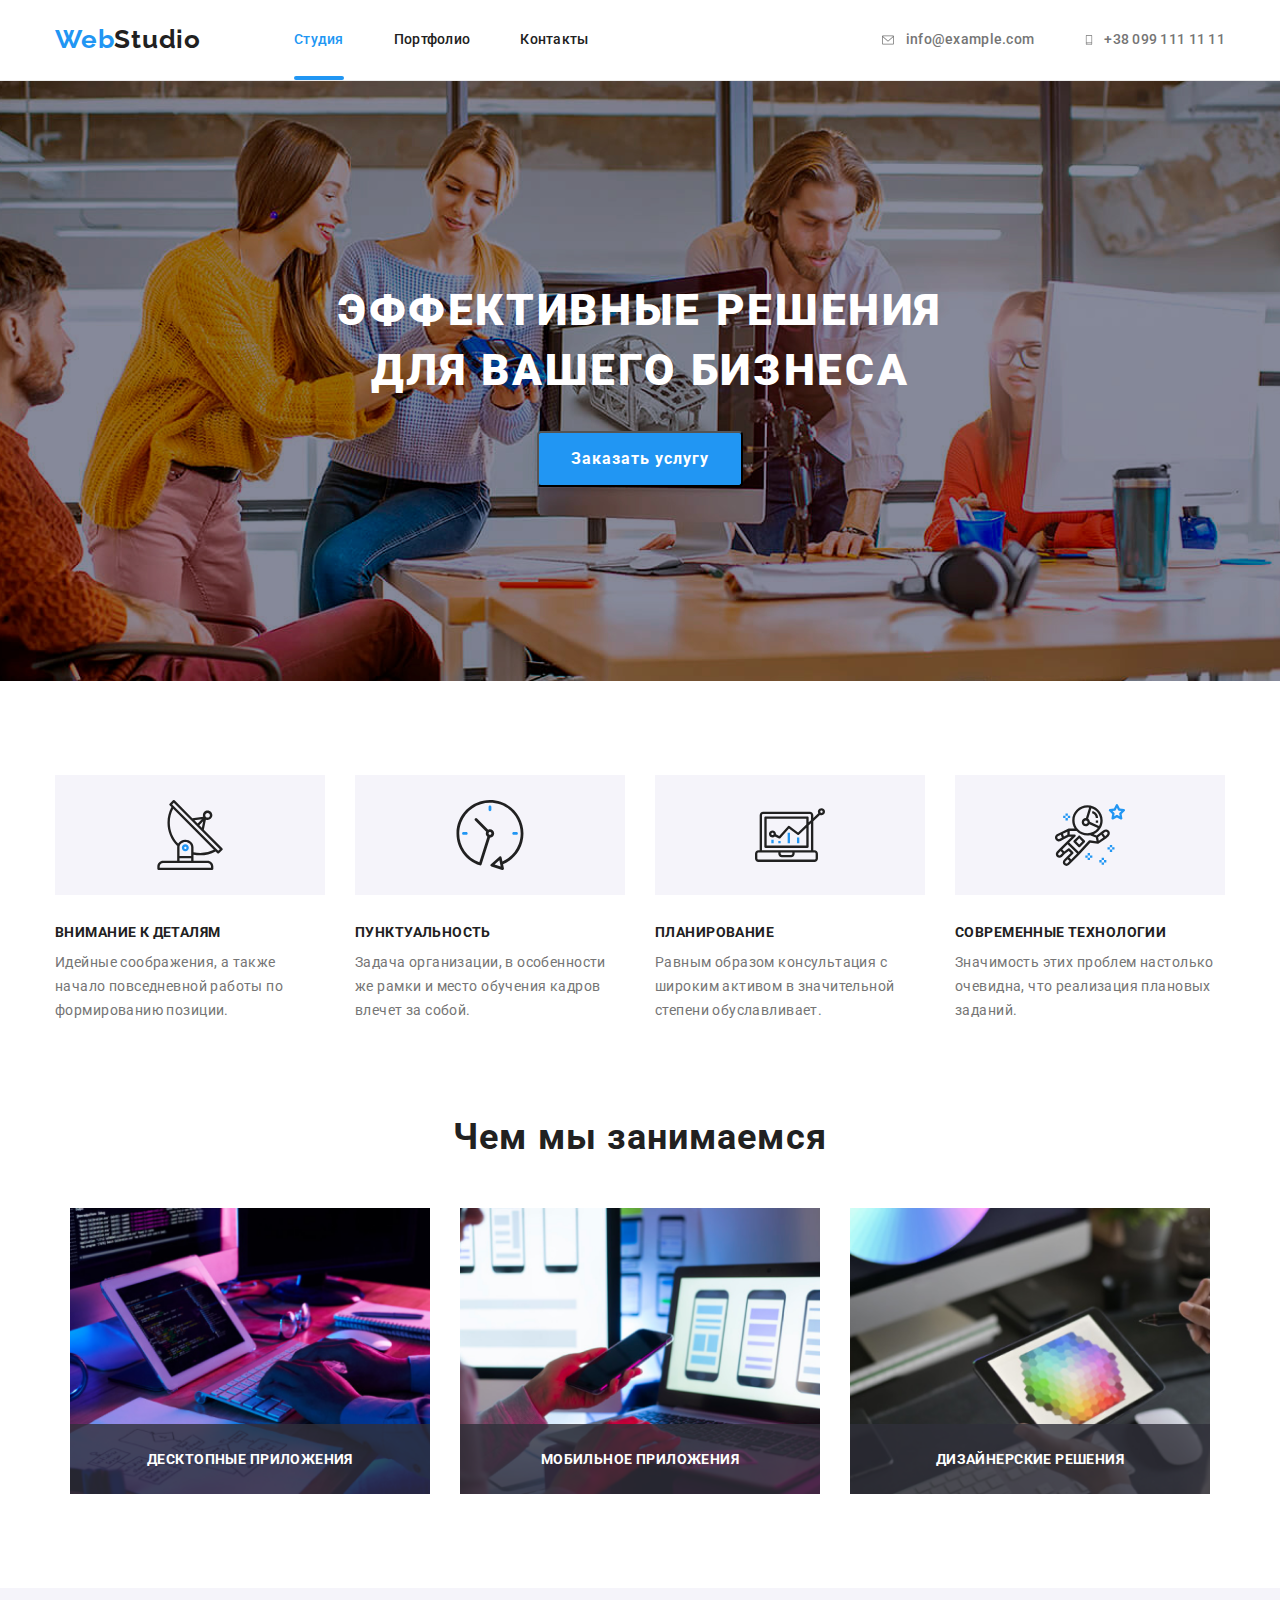
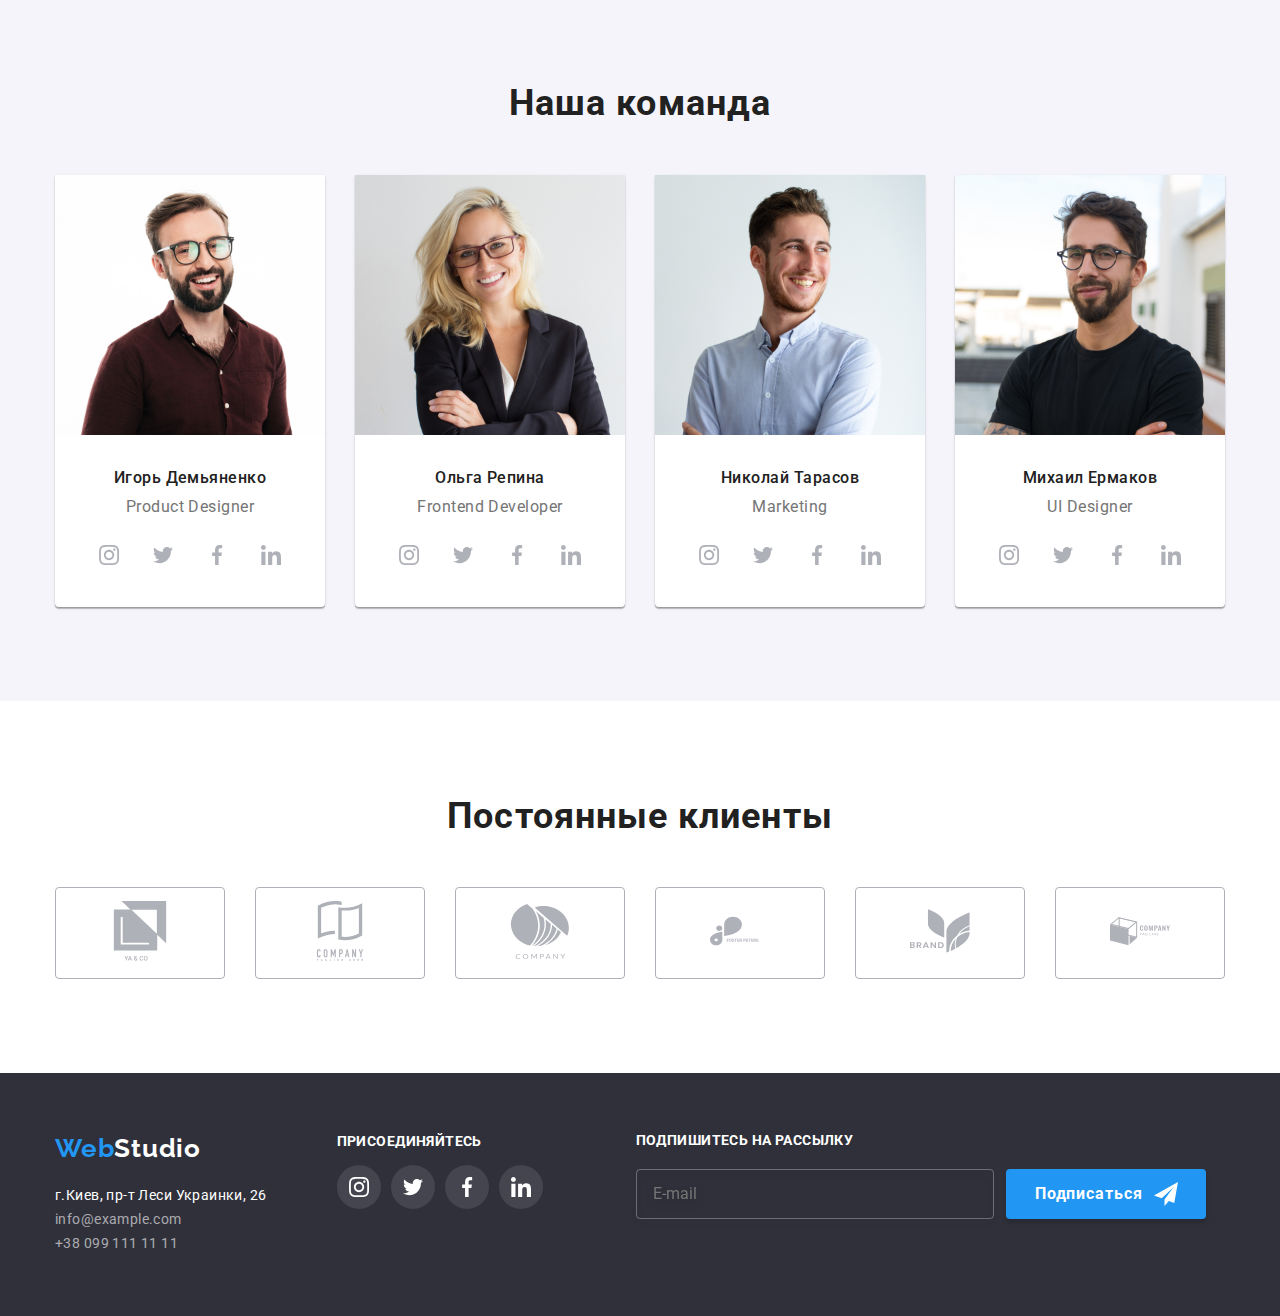
<file: index.html>
<!DOCTYPE html>
<html lang="ru">

<head>
    <meta charset="UTF-8" />
    <meta http-equiv="X-UA-Compatible" content="IE=edge" />
    <meta name="viewport" content="width=device-width, initial-scale=1.0" />
    <!--Fonts styles-->
    <link rel="preconnect" href="https://fonts.googleapis.com">
    <link rel="preconnect" href="https://fonts.gstatic.com" crossorigin>
    <link href="https://fonts.googleapis.com/css2?family=Raleway:wght@700&family=Roboto:wght@400;500;700&display=swap" rel="stylesheet">
    <title>HomeWork №6</title>
    <!--Table styles CSS3 and NORMALIZATOR-->
    <link rel="stylesheet" href="https://cdnjs.cloudflare.com/ajax/libs/modern-normalize/1.0.0/modern-normalize.min.css">
    <link rel="stylesheet" href="./css/styles.css">
</head>

<body class="body" data-body>

    <!--Section HEADER-->
    <header class="head">
        <div class="container head-cont">
            <a href="./index.html" class="lg">Web<span class="lg-txt">Studio</span></a>
            <nav>
                <ul class="nav-page">
                    <li class="nav-link">
                        <a href="./index.html" class="navlink current">Студия</a>

                    </li>
                    <li class="nav-link">
                        <a href="./portfolio.html" class="navlink">Портфолио</a>

                    </li>
                    <li class="nav-link">
                        <a href="" class="navlink">Контакты</a>
                    </li>
                </ul>
            </nav>
            <ul class="contacts">
                <li class="head-contact">
                    <a href="mailto:info@devstudio.com " class="head-mail">
                        <svg class="icon-email" width="16" height="12">
                        <use href="./images/icons/icons.svg#icon-head-email"></use>
                        </svg> info@example.com
                    </a>
                </li>
                <li class="head-contact">
                    <a href="tel:+380991111111 " class="head-number">
                        <svg class="icon-tel" width="10" height="16">
                            <use href="./images/icons/icons.svg#icon-head-smart"></use>
                        </svg> +38 099 111 11 11
                    </a>
                </li>
            </ul>
        </div>
    </header>

    <!--Main content-->
    <main class="main">

        <!--Section HERO-->
        <section class="title">
            <h1 class="main-title">Эффективные решения для вашего бизнеса</h1>
            <button type="button" class="btn" data-modal-open>Заказать услугу</button>
        </section>
        <!--Section MODAL WINODW-->
        <div class="backdrop is-hidden" data-modal>
            <div class="modal">
                <button type="button" class="btn-close-modal" data-modal-close>
                    <svg class="btn-close" width="18" height="18">
                        <use href="./images/icons/special-icons.svg#ico-close-modal"></use>
                    </svg>
                </button>

                <form class="forma">
                    <p class="ttl-form">Оставьте свои данные, мы вам перезвоним</p>
                    <label class="mdl-lbl" for="user-name">Имя</label>
                    <div class="form-ico">
                        <input type="text" class="mdl-input" name="input-name" id="user-name">
                        <svg class="icon-form-1" width="12" height="12">
                            <use href="./images/icons/special-icons.svg#mdl-ico-1"></use>
                        </svg>
                    </div>
                    <label class="mdl-lbl" for="user-phone">Телефон</label>
                    <div class="form-ico">
                        <input type="tel" class="mdl-input" name="input-tel" id="user-phone">
                        <svg class="icon-form-2" width="13" height="13">
                            <use href="./images/icons/special-icons.svg#mdl-ico-2"></use>
                        </svg>
                    </div>
                    <label class="mdl-lbl" for="user-mail">Почта</label>
                    <div class="form-ico">
                        <input type="email" class="mdl-input" name="input-mail" id="user-mail">
                        <svg class="icon-form-3" width="13.5" height="14">
                            <use href="./images/icons/special-icons.svg#mdl-ico-3"></use>
                        </svg>
                    </div>

                    <label for="feedback" class="mdl-feedback">
                        <span class="mdl-lbl-feedback">Комментарий</span>
                        <textarea class="mdl-feedback-enter" name="feedback" rows="4" placeholder="Введите текст" id="feedback"></textarea>
                    </label>

                    <label class="mdl-lbl-checkbox">
                        <input class="mdl-input-checkbox" type="checkbox" name="checkbox-pact" required hidden>
                        <span class="form-castom-checkbox">
                        <svg class="castom-checkbox-icon" width="12" height="12">
                            <use href="./images/icons/special-icons.svg#flag"></use>
                        </svg>
                        </span>
                        <span class="checkbox-lbl">
                            Соглашаюсь с рассылкой и принимаю
                            <a
                              class="mdl-txtarea"
                              href="./index.html"
                              target="_blank"
                              rel="noopener nofollow noreferrer"
                            >
                              Условия договора
                            </a>
                          </span>
                    </label>
                    <button class="btn-send-form" type="submit">Отправить</button>
                </form>
            </div>
        </div>

        <!--Section ADVANTAGES-->
        <section class="advantage">
            <div>
                <h2 hidden>Преимущество</h2>
                <div class="container">
                    <ul class="advan-list">
                        <li class="advan-item">
                            <div class="advan-ico">
                                <svg class="advantage-ico" width="70" height="70">
                                    <use href="./images/icons/advantages-icons.svg#icon-advan-1"></use>
                                </svg>
                            </div>
                            <h3 class="advan-title">Внимание к деталям</h3>
                            <p class="advan-txt">Идейные соображения, а также начало повседневной работы по формированию позиции.</p>
                        </li>
                        <li class="advan-item">
                            <div class="advan-ico">
                                <svg class="advantage-ico">
                                    <use href="./images/icons/advantages-icons.svg#icon-advan-2"></use>
                                </svg>
                            </div>
                            <h3 class="advan-title">Пунктуальность</h3>
                            <p class="advan-txt">Задача организации, в особенности же рамки и место обучения кадров влечет за собой.</p>
                        </li>
                        <li class="advan-item">
                            <div class="advan-ico">
                                <svg class="advantage-ico">
                                    <use href="./images/icons/advantages-icons.svg#icon-advan-3"></use>
                                </svg>
                            </div>
                            <h3 class="advan-title">Планирование</h3>
                            <p class="advan-txt">Равным образом консультация с широким активом в значительной степени обуславливает.</p>
                        </li>
                        <li class="advan-item">
                            <div class="advan-ico">
                                <svg class="advantage-ico">
                                    <use href="./images/icons/advantages-icons.svg#icon-advan-4"></use>
                                </svg>
                            </div>
                            <h3 class="advan-title">Современные технологии</h3>
                            <p class="advan-txt">Значимость этих проблем настолько очевидна, что реализация плановых заданий.</p>
                        </li>
                    </ul>
                </div>
            </div>
        </section>

        <!--Section OUR WORK-->
        <section class="work">
            <div class="container">
                <h2 class="title-h2">Чем мы занимаемся</h2>
                <ul class="works">
                    <li class="work-img">
                        <div class="worked">
                            <img src="./images/index/Work/img-1.png" alt="высокая качество написанного кода" />
                            <p class="work-name">Десктопные приложения</p>
                        </div>
                    </li>
                    <li class="work-img">
                        <div class="worked">
                            <img src="./images/index/Work/img-3.png" alt="подбор макетов" />
                            <p class="work-name">Мобильное приложения</p>
                        </div>
                    </li>
                    <li class="work-img">
                        <div class="worked">
                            <img src="./images/index/Work/img-2.png" alt="подбор цветовой гаммы" />
                            <p class="work-name">дизайнерские решения</p>
                        </div>
                    </li>
                </ul>
            </div>
        </section>

        <!--Section TEAM-->
        <section class="team">
            <div class="container">
                <h2 class="title-h2">Наша команда</h2>
                <ul class="team-list">
                    <li class="team-item">
                        <div>
                            <img src="./images/index/WorkGroup/img-1.jpg" alt="работник1" />
                        </div>
                        <div class="team-name">
                            <h3 class="team-title">Игорь Демьяненко</h3>
                            <p class="team-txt" lang="en">Product Designer</p>
                            <ul class="team-social list">
                                <li class="team-social-item">
                                    <a class="team-social link" href="" target="_blank" rel="noopener" aria-label="instagram">
                                        <svg class="team-social-icon" width="20" height="20">
                                            <use href="./images/icons/icons.svg#icon-instagram-wg"></use>
                                        </svg>
                                    </a>
                                </li>
                                <li class="team-social-item">
                                    <a class="team-social link" href="" target="_blank" rel="noopener" aria-label="twitter">
                                        <svg class="team-social-icon" width="20" height="20">
                                            <use href="./images/icons/icons.svg#icon-twitter-wg"></use>
                                        </svg>
                                    </a>
                                </li>
                                <li class="team-social-item">
                                    <a class="team-social link" href="" target="_blank" rel="noopener" aria-label="facebook">
                                        <svg class="team-social-icon" width="20" height="20">
                                            <use href="./images/icons/icons.svg#icon-facebook-wg"></use>
                                        </svg>
                                    </a>
                                </li>
                                <li class="team-social-item">
                                    <a class="team-social link" href="" target="_blank" rel="noopener" aria-label="linkedin">
                                        <svg class="team-social-icon" width="20" height="20">
                                            <use href="./images/icons/icons.svg#icon-linkedin-wg"></use>
                                        </svg>
                                    </a>
                                </li>
                            </ul>
                        </div>
                    </li>
                    <li class="team-item">
                        <div>
                            <img src="./images/index/WorkGroup/img-2.jpg" alt="работник2" />
                        </div>
                        <div class="team-name">
                            <h3 class="team-title">Ольга Репина</h3>
                            <p class="team-txt" lang="en">Frontend Developer</p>
                            <ul class="team-social list">
                                <li class="team-social-item">
                                    <a class="team-social link" href="" target="_blank" rel="noopener" aria-label="instagram">
                                        <svg class="team-social-icon" width="20" height="20">
                                            <use href="./images/icons/icons.svg#icon-instagram-wg"></use>
                                        </svg>
                                    </a>
                                </li>
                                <li class="team-social-item">
                                    <a class="team-social link" href="" target="_blank" rel="noopener" aria-label="twitter">
                                        <svg class="team-social-icon" width="20" height="20">
                                            <use href="./images/icons/icons.svg#icon-twitter-wg"></use>
                                        </svg>
                                    </a>
                                </li>
                                <li class="team-social-item">
                                    <a class="team-social link" href="" target="_blank" rel="noopener" aria-label="facebook">
                                        <svg class="team-social-icon" width="20" height="20">
                                            <use href="./images/icons/icons.svg#icon-facebook-wg"></use>
                                        </svg>
                                    </a>
                                </li>
                                <li class="team-social-item">
                                    <a class="team-social link" href="" target="_blank" rel="noopener" aria-label="linkedin">
                                        <svg class="team-social-icon" width="20" height="20">
                                            <use href="./images/icons/icons.svg#icon-linkedin-wg"></use>
                                        </svg>
                                    </a>
                                </li>
                            </ul>
                        </div>
                    </li>
                    <li class="team-item">
                        <div>
                            <img src="./images/index/WorkGroup/img-3.jpg" alt="работник3" />
                        </div>
                        <div class="team-name">
                            <h3 class="team-title">Николай Тарасов</h3>
                            <p class="team-txt" lang="en">Marketing</p>
                            <ul class="team-social list">
                                <li class="team-social-item">
                                    <a class="team-social link" href="" target="_blank" rel="noopener" aria-label="instagram">
                                        <svg class="team-social-icon" width="20" height="20">
                                            <use href="./images/icons/icons.svg#icon-instagram-wg"></use>
                                        </svg>
                                    </a>
                                </li>
                                <li class="team-social-item">
                                    <a class="team-social link" href="" target="_blank" rel="noopener" aria-label="twitter">
                                        <svg class="team-social-icon" width="20" height="20">
                                            <use href="./images/icons/icons.svg#icon-twitter-wg"></use>
                                        </svg>
                                    </a>
                                </li>
                                <li class="team-social-item">
                                    <a class="team-social link" href="" target="_blank" rel="noopener" aria-label="facebook">
                                        <svg class="team-social-icon" width="20" height="20">
                                            <use href="./images/icons/icons.svg#icon-facebook-wg"></use>
                                        </svg>
                                    </a>
                                </li>
                                <li class="team-social-item">
                                    <a class="team-social link" href="" target="_blank" rel="noopener" aria-label="linkedin">
                                        <svg class="team-social-icon" width="20" height="20">
                                            <use href="./images/icons/icons.svg#icon-linkedin-wg"></use>
                                        </svg>
                                    </a>
                                </li>
                            </ul>
                        </div>
                    </li>
                    <li class="team-item">
                        <div>
                            <img src="./images/index/WorkGroup/img-4.jpg" alt="работник4" />
                        </div>
                        <div class="team-name">
                            <h3 class="team-title">Михаил Ермаков</h3>
                            <p class="team-txt" lang="en">UI Designer</p>
                            <ul class="team-social list">
                                <li class="team-social-item">
                                    <a class="team-social link" href="" target="_blank" rel="noopener" aria-label="instagram">
                                        <svg class="team-social-icon" width="20" height="20">
                                            <use href="./images/icons/icons.svg#icon-instagram-wg"></use>
                                        </svg>
                                    </a>
                                </li>
                                <li class="team-social-item">
                                    <a class="team-social link" href="" target="_blank" rel="noopener" aria-label="twitter">
                                        <svg class="team-social-icon" width="20" height="20">
                                            <use href="./images/icons/icons.svg#icon-twitter-wg"></use>
                                        </svg>
                                    </a>
                                </li>
                                <li class="team-social-item">
                                    <a class="team-social link" href="" target="_blank" rel="noopener" aria-label="facebook">
                                        <svg class="team-social-icon" width="20" height="20">
                                            <use href="./images/icons/icons.svg#icon-facebook-wg"></use>
                                        </svg>
                                    </a>
                                </li>
                                <li class="team-social-item">
                                    <a class="team-social link" href="" target="_blank" rel="noopener" aria-label="linkedin">
                                        <svg class="team-social-icon" width="20" height="20">
                                            <use href="./images/icons/icons.svg#icon-linkedin-wg"></use>
                                        </svg>
                                    </a>
                                </li>
                            </ul>
                        </div>
                    </li>
                </ul>
            </div>
        </section>

        <!--Section PARTNERS-->
        <section class="partners">
            <div class="container">
                <h2 class="title-h2">Постоянные клиенты</h2>
                <ul class="client-list">
                    <li class="client-item">
                        <a href="" class="client" target="_blank" rel="noopener" aria-label="instagram">
                            <svg class="client-ico" width="106" height="60">
                                <use href="./images/icons/icons.svg#icon-client-1"></use>
                            </svg>
                        </a>
                    </li>
                    <li class="client-item">
                        <a href="" class="client" target="_blank" rel="noopener" aria-label="instagram">
                            <svg class="client-ico" width="106" height="60">
                                <use href="./images/icons/icons.svg#icon-client-2"></use>
                            </svg>
                        </a>
                    </li>
                    <li class="client-item">
                        <a href="" class="client" target="_blank" rel="noopener" aria-label="instagram">
                            <svg class="client-ico" width="106" height="60">
                                <use href="./images/icons/icons.svg#icon-client-3"></use>
                            </svg>
                        </a>
                    </li>
                    <li class="client-item">
                        <a href="" class="client" target="_blank" rel="noopener" aria-label="instagram">
                            <svg class="client-ico" width="106" height="60">
                                <use href="./images/icons/icons.svg#icon-client-4"></use>
                            </svg>
                        </a>
                    </li>
                    <li class="client-item">
                        <a href="" class="client" target="_blank" rel="noopener" aria-label="instagram">
                            <svg class="client-ico" width="106" height="60">
                                <use href="./images/icons/icons.svg#icon-client-5"></use>
                            </svg>
                        </a>
                    </li>
                    <li class="client-item">
                        <a href="" class="client" target="_blank" rel="noopener" aria-label="instagram">
                            <svg class="client-ico" width="106" height="60">
                                <use href="./images/icons/icons.svg#icon-client-6"></use>
                            </svg>
                        </a>
                    </li>
                </ul>
            </div>
        </section>
    </main>

    <!--Section FOOTER-->
    <footer class="foot">
        <div class="container foot-container">
            <div>
                <a href="./index.html" class="lg-foot">Web<span class="lg-foot-txt">Studio</span></a>
                <address>
                <ul class="adress-foot">
                    <li>
                        <a href="https://goo.gl/maps/8R3EhHBzdhoJE6LNA" class="foot-map" target="_blank" rel="noopener nofollow noreferrer">г.Киев, пр-т Леси Украинки, 26</a>
                    </li>
                    <li>
                        <a href="mailto:info@example.com" class="foot-mail">info@example.com</a>
                    </li>
                    <li>
                        <a href="tel:+380991111111" class="foot-number">+38 099 111 11 11</a>
                    </li>
                </ul>
            </address>
            </div>
            <div class="social-icons">
                <p class="social-icons-txt">присоединяйтесь</p>
                <ul class="social-icons-list">
                    <li class="social-icon-item">
                        <a href="" class="social-link">
                            <svg class="media-link" width="20" height="20">
                                <use href="./images/icons/icons.svg#icon-foot-instagram"></use>
                            </svg>
                        </a>
                    </li>
                    <li class="social-icon-item">
                        <a href="" class="social-link">
                            <svg class="media-link" width="20" height="20">
                                <use href="./images/icons/icons.svg#icon-foot-twitter"></use>
                            </svg>
                        </a>
                    </li>
                    <li class="social-icon-item">
                        <a href="" class="social-link">
                            <svg class="media-link" width="20" height="20">
                                <use href="./images/icons/icons.svg#icon-foot-facebook"></use>
                            </svg>
                        </a>
                    </li>
                    <li class="social-icon-item">
                        <a href="" class="social-link">
                            <svg class="media-link" width="20" height="20">
                                <use href="./images/icons/icons.svg#icon-foot-linkedin"></use>
                            </svg>
                        </a>
                    </li>
                </ul>
            </div>
            <div class="subscribe">
                <p class="subscribe-txt">Подпишитесь на рассылку</p>
                <form class="foot-form">
                    <input class="foot-form-input" type="email" name="user-email" placeholder="E-mail" required>
                    <button class="subscribe-btn" type="submit">
                    Подписаться
                    <svg class="subscribe-svg" width="24" height="24">
                        <use href="./images/icons/special-icons.svg#send-ico"></use>
                    </svg>
                </button>
                </form>
            </div>
        </div>
    </footer>
    <script src="./scripts/modal.js"></script>
</body>

</html>
</file>
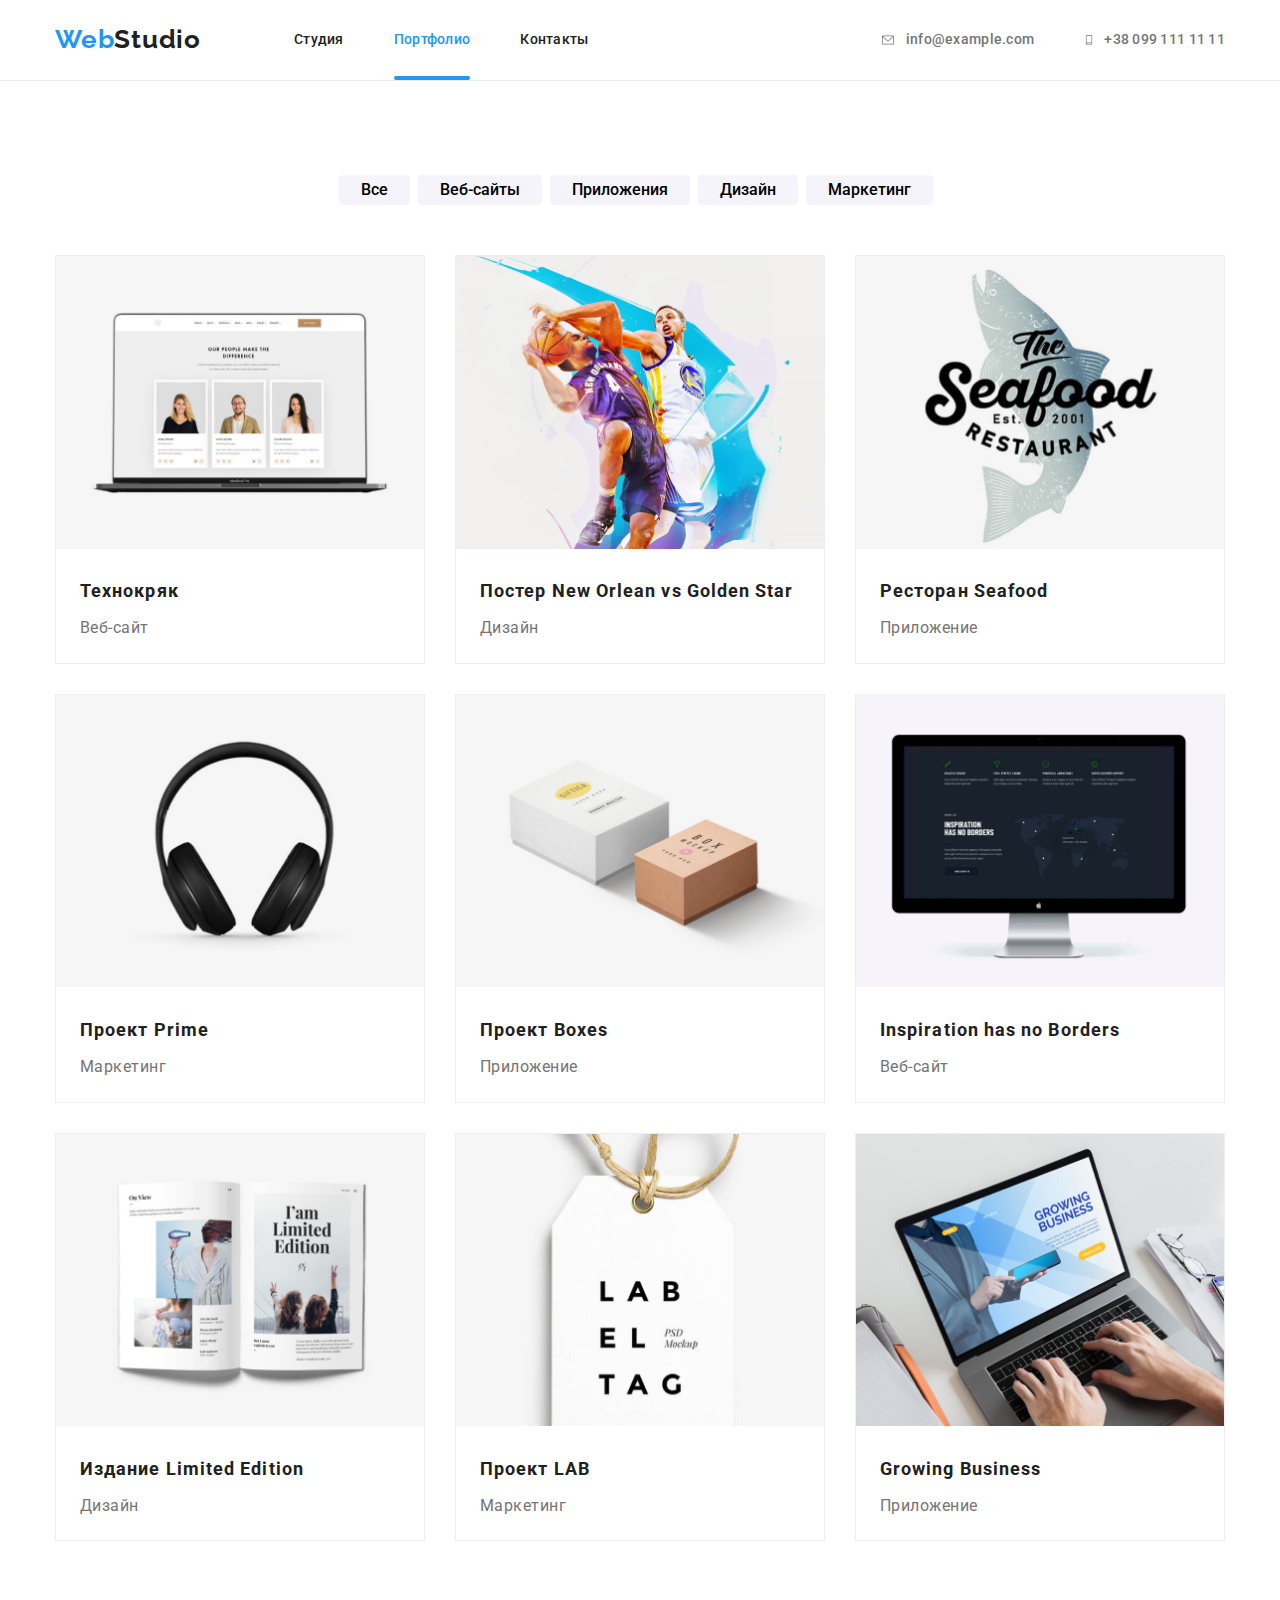
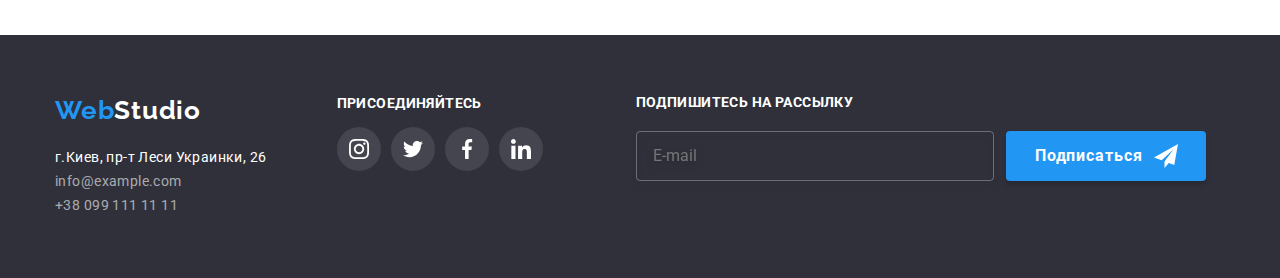
<file: portfolio.html>
<!DOCTYPE html>
<html lang="ru">

<head>
    <meta charset="UTF-8">
    <meta http-equiv="X-UA-Compatible" content="IE=edge">
    <meta name="viewport" content="width=device-width, initial-scale=1.0">
    <!--Fonts styles-->
    <link rel="preconnect" href="https://fonts.googleapis.com">
    <link rel="preconnect" href="https://fonts.gstatic.com" crossorigin>
    <link href="https://fonts.googleapis.com/css2?family=Raleway:wght@700&family=Roboto:wght@400;500;700&display=swap" rel="stylesheet">
    <title>Portfolio</title>
    <!--Table styles CSS3 and NORMALIZATOR-->
    <link rel="stylesheet" href="https://cdnjs.cloudflare.com/ajax/libs/modern-normalize/1.0.0/modern-normalize.min.css">
    <link rel="stylesheet" href="./css/styles.css">
</head>

<body class="body">
    <!--Section HEADER-->
    <header class="head">
        <div class="container head-cont">
            <a href="./index.html" class="lg">Web<span class="lg-txt">Studio</span></a>
            <nav>
                <ul class="nav-page">
                    <li class="nav-link">
                        <a href="./index.html" class="navlink">Студия</a>

                    </li>
                    <li class="nav-link">
                        <a href="./portfolio.html" class="navlink current">Портфолио</a>

                    </li>
                    <li class="nav-link">
                        <a href="" class="navlink">Контакты</a>
                    </li>
                </ul>
            </nav>
            <ul class="contacts">
                <li class="head-contact">
                    <a href="mailto:info@devstudio.com " class="head-mail">
                        <svg class="icon-email" width="16" height="12">
                        <use href="./images/icons/icons.svg#icon-head-email"></use>
                        </svg> info@example.com
                    </a>
                </li>
                <li class="head-contact">
                    <a href="tel:+380991111111 " class="head-number">
                        <svg class="icon-tel" width="10" height="16">
                            <use href="./images/icons/icons.svg#icon-head-smart"></use>
                        </svg> +38 099 111 11 11
                    </a>
                </li>
            </ul>
        </div>
    </header>

    <!--Section MAIN-->
    <main>
        <section class="portfolio-main">
            <div class="container">
                <h1 hidden>Проекты</h1>
                <!-- LIST FILTRES -->
                <ul class="filtr">
                    <li class="btn-li">
                        <button type="button" class="btn-filtr current-2">Все</button>
                    </li>
                    <li class="btn-li">
                        <button type="button" class="btn-filtr">Веб-сайты</button>
                    </li>
                    <li class="btn-li">
                        <button type="button" class="btn-filtr">Приложения</button>
                    </li>
                    <li class="btn-li">
                        <button type="button" class="btn-filtr">Дизайн</button>
                    </li>
                    <li class="btn-li">
                        <button type="button" class="btn-filtr">Mаркетинг</button>
                    </li>
                </ul>
            </div>
            <!-- PROJECTS -->
            <div class="container">
                <ul class="projects">
                    <li class="project">
                        <div class="photo-project">
                            <img src="./images/portfolio/img-1.png" alt="" width="370" height="294">
                            <div class="desc">
                                <p class="desc-txt">Ресурс предлагает комплексные предложения с разным уровнем функционала и сервисов. Все это позволит посетителю получить исчерпывающие сведения о компании или частном лице.</p>
                            </div>
                        </div>
                        <div class="project-name">
                            <h2 class="title-project">Технокряк</h2>
                            <p class="subtitle-project">Веб-сайт</p>
                        </div>
                    </li>
                    <li class="project">
                        <div class="photo-project">
                            <img src="./images/portfolio/img-2.png" alt="" width="370" height="294">
                            <div class="desc">
                                <p class="desc-txt">Ресурс предлагает комплексные предложения с разным уровнем функционала и сервисов. Все это позволит посетителю получить исчерпывающие сведения о компании или частном лице.</p>
                            </div>
                        </div>
                        <div class="project-name">
                            <h2 class="title-project">Постер New Orlean vs Golden Star</h2>
                            <p class="subtitle-project">Дизайн</p>
                        </div>
                    </li>
                    <li class="project">
                        <div class="photo-project">
                            <img src="./images/portfolio/img-3.png" alt="" width="370" height="294">
                            <div class="desc">
                                <p class="desc-txt">Ресурс предлагает комплексные предложения с разным уровнем функционала и сервисов. Все это позволит посетителю получить исчерпывающие сведения о компании или частном лице.</p>
                            </div>
                        </div>
                        <div class="project-name">
                            <h2 class="title-project">Ресторан Seafood</h2>
                            <p class="subtitle-project">Приложение</p>
                        </div>
                    </li>
                    <li class="project">
                        <div class="photo-project">
                            <img src="./images/portfolio/img-4.png" alt="" width="370" height="294">
                            <div class="desc">
                                <p class="desc-txt">Ресурс предлагает комплексные предложения с разным уровнем функционала и сервисов. Все это позволит посетителю получить исчерпывающие сведения о компании или частном лице.</p>
                            </div>
                        </div>
                        <div class="project-name">
                            <h2 class="title-project">Проект Prime</h2>
                            <p class="subtitle-project">Маркетинг</p>
                        </div>
                    </li>
                    <li class="project">
                        <div class="photo-project">
                            <img src="./images/portfolio/img-5.png" alt="" width="370" height="294">
                            <div class="desc">
                                <p class="desc-txt">Ресурс предлагает комплексные предложения с разным уровнем функционала и сервисов. Все это позволит посетителю получить исчерпывающие сведения о компании или частном лице.</p>
                            </div>
                        </div>
                        <div class="project-name">
                            <h2 class="title-project">Проект Boxes</h2>
                            <p class="subtitle-project">Приложение</p>
                        </div>
                    </li>
                    <li class="project">
                        <div class="photo-project">
                            <img src="./images/portfolio/img-6.png" alt="" width="370" height="294">
                            <div class="desc">
                                <p class="desc-txt">Ресурс предлагает комплексные предложения с разным уровнем функционала и сервисов. Все это позволит посетителю получить исчерпывающие сведения о компании или частном лице.</p>
                            </div>
                        </div>
                        <div class="project-name">
                            <h2 class="title-project" lang="en">Inspiration has no Borders</h2>
                            <p class="subtitle-project">Веб-сайт</p>
                        </div>
                    </li>
                    <li class="project">
                        <div class="photo-project">
                            <img src="./images/portfolio/img-7.png" alt="" width="370" height="294">
                            <div class="desc">
                                <p class="desc-txt">Ресурс предлагает комплексные предложения с разным уровнем функционала и сервисов. Все это позволит посетителю получить исчерпывающие сведения о компании или частном лице.</p>
                            </div>
                        </div>
                        <div class="project-name">
                            <h2 class="title-project">Издание Limited Edition</h2>
                            <p class="subtitle-project">Дизайн</p>
                        </div>
                    </li>
                    <li class="project">
                        <div class="photo-project">
                            <img src="./images/portfolio/img-8.png" alt="" width="370" height="294">
                            <div class="desc">
                                <p class="desc-txt">Ресурс предлагает комплексные предложения с разным уровнем функционала и сервисов. Все это позволит посетителю получить исчерпывающие сведения о компании или частном лице.</p>
                            </div>
                        </div>
                        <div class="project-name">
                            <h2 class="title-project">Проект LAB</h2>
                            <p class="subtitle-project">Маркетинг</p>
                        </div>
                    </li>
                    <li class="project">
                        <div class="photo-project">
                            <img src="./images/portfolio/img-9.png" alt="" width="370" height="294">
                            <div class="desc">
                                <p class="desc-txt">Ресурс предлагает комплексные предложения с разным уровнем функционала и сервисов. Все это позволит посетителю получить исчерпывающие сведения о компании или частном лице.</p>
                            </div>
                        </div>
                        <div class="project-name">
                            <h2 class="title-project" lang="en">Growing Business</h2>
                            <p class="subtitle-project">Приложение</p>
                        </div>
                    </li>
                </ul>
            </div>
        </section>
    </main>

    <!--Section FOOTER-->
    <footer class="foot">
        <div class="container foot-container">
            <div>
                <a href="./index.html" class="lg-foot">Web<span class="lg-foot-txt">Studio</span></a>
                <address>
                <ul class="adress-foot">
                    <li>
                        <a href="https://goo.gl/maps/8R3EhHBzdhoJE6LNA" class="foot-map" target="_blank" rel="noopener nofollow noreferrer">г.Киев, пр-т Леси Украинки, 26</a>
                    </li>
                    <li>
                        <a href="mailto:info@example.com" class="foot-mail">info@example.com</a>
                    </li>
                    <li>
                        <a href="tel:+380991111111" class="foot-number">+38 099 111 11 11</a>
                    </li>
                </ul>
            </address>
            </div>
            <div class="social-icons">
                <p class="social-icons-txt">присоединяйтесь</p>
                <ul class="social-icons-list">
                    <li class="social-icon-item">
                        <a href="" class="social-link">
                            <svg class="media-link" width="20" height="20">
                                <use href="./images/icons/icons.svg#icon-foot-instagram"></use>
                            </svg>
                        </a>
                    </li>
                    <li class="social-icon-item">
                        <a href="" class="social-link">
                            <svg class="media-link" width="20" height="20">
                                <use href="./images/icons/icons.svg#icon-foot-twitter"></use>
                            </svg>
                        </a>
                    </li>
                    <li class="social-icon-item">
                        <a href="" class="social-link">
                            <svg class="media-link" width="20" height="20">
                                <use href="./images/icons/icons.svg#icon-foot-facebook"></use>
                            </svg>
                        </a>
                    </li>
                    <li class="social-icon-item">
                        <a href="" class="social-link">
                            <svg class="media-link" width="20" height="20">
                                <use href="./images/icons/icons.svg#icon-foot-linkedin"></use>
                            </svg>
                        </a>
                    </li>
                </ul>
            </div>
            <div class="subscribe">
                <p class="subscribe-txt">Подпишитесь на рассылку</p>
                <form class="foot-form">
                    <input class="foot-form-input" type="email" name="user-email" placeholder="E-mail" required>
                    <button class="subscribe-btn" type="submit">
                    Подписаться
                    <svg class="subscribe-svg" width="24" height="24">
                        <use href="./images/icons/special-icons.svg#send-ico"></use>
                    </svg>
                </button>
                </form>
            </div>
        </div>
    </footer>
</body>

</html>
</file>
<file: css/styles.css>
:root {
    /* FONTS */
    --main-fonts: "Roboto", sans-serif;
    --secondary-font: "Raleway", sans-serif;
    /* TXT CL */
    --main-txt-cl: #212121;
    --secondary-txt-cl: #FFFFFF;
    --thirty-txt-cl: #2196F3;
    --fourth-txt-cl: #757575;
    /* BG CL */
    --main-bg-cl: #23242C;
    --secondary-bg-cl: #2196F3;
    --thirty-bg-cl: #188CE8;
    --fourth-bg-cl: #F5F4FA;
    --fifth-bg-cl: #FFFFFF;
    --sixth_bg-cl: #2F303A;
    /* OTHERS */
    --main-cl: #212121;
    --secondary-cl: #FFFFFF;
    --thirty-cl: #2196F3;
    --fourth-cl: #757575;
    /* ICO CL */
    --main-ico-cl: #757575;
    --secondary-ico-cl: #2196F3;
    --thirty-ico-cl: #FFFFFF;
    --fourth-ico-cl: #AFB1B8;
    /* таблиця для портфоліо */
    --items: 3;
    --indent: 30px;
    /* ANIMATION */
    --anim-slow: 600ms cubic-bezier(0.4, 0, 0.2, 1);
    --anim-fast: 300ms cubic-bezier(0.4, 0, 0.2, 1);
}


/* Styles SPECIAL */

.no-scroll {
    overflow: hidden;
}


/* ТІЛО ГОЛОВНОЇ СТОРІНКИ ТА ПОРТФОЛІО*/

.body {
    font-family: var(--main-fonts);
    font-style: normal;
}

li {
    list-style-type: none;
}

a {
    text-decoration: none;
}

ul,
div,
h2,
p {
    margin: 0;
    padding: 0;
}

img {
    width: 100%;
    height: auto;
}

.container {
    width: 1200px;
    margin-left: auto;
    margin-right: auto;
    padding-left: 15px;
    padding-right: 15px;
}

.portfolio-main {
    padding: 94px 0;
}


/* СТИЛЬ ЛОГОТИПА У ШАПЦІ САЙТУ */

.lg {
    font-family: var(--secondary-font);
    font-weight: 700;
    font-size: 26px;
    line-height: 1.19;
    letter-spacing: 0.03em;
    color: var(--thirty-txt-cl);
    margin-top: 24px;
}

.lg-txt {
    color: var(--main-txt-cl);
}


/* СТИЛЬ ШАПКИ САЙТУ */

header {
    border-bottom: 1px solid #ECECEC;
}

.head-cont {
    display: flex;
}

.nav-page {
    display: flex;
    margin-left: 93px;
}

.navlink {
    display: block;
    font-weight: 500;
    font-size: 14px;
    line-height: 1.14;
    letter-spacing: 0.02em;
    color: var(--main-txt-cl);
    transition: color var(--anim-slow), background-color var(--anim-slow);
    padding: 32px 0;
}

.nav-link {
    margin-right: 50px;
}

.nav-link:last-child {
    margin-right: 0;
}

.navlink a:hover,
.navlink a:focus {
    color: var(--thirty-txt-cl);
}

.current {
    position: relative;
    color: var(--thirty-txt-cl);
}

.current::after {
    content: "";
    position: absolute;
    width: 100%;
    height: 4px;
    border-radius: 4px;
    background: var(--thirty-cl);
    left: 0;
    bottom: 0;
}

.contacts {
    display: flex;
    margin-left: auto;
    padding: 32px 0;
}

.head-mail,
.head-number {
    font-weight: 500;
    font-size: 14px;
    line-height: 1.14;
    letter-spacing: 0.02em;
    color: var(--fourth-txt-cl);
    padding-right: 50px;
    display: flex;
    transition: color var(--anim-slow);
}

.head-number {
    padding-right: 0;
}

.head-mail:hover,
.head-mail:focus,
.head-number:hover,
.head-number:focus {
    color: var(--thirty-txt-cl);
}

.icon-email,
.icon-tel {
    margin-right: 10px;
    fill: var(--main-ico-cl);
    transition: fill var(--anim-slow);
}

.icon-email {
    margin-top: 2px;
}

.head-mail:hover>.icon-email,
.head-mail:focus>.icon-email,
.head-number:hover>.icon-tel,
.head-number:focus>.icon-tel {
    fill: var(--secondary-ico-cl);
}


/* СТИЛЬ 1-Ї СЕКЦІЇ */

.title {
    background-color: var(--main-bg-cl);
    background-image: url(../images/img-bg/main-img.png);
    background-repeat: no-repeat;
    background-position: center;
    background-size: cover;
    max-width: 1600px;
    max-height: 600px;
    display: flex;
    flex-direction: column;
    padding: 200px 0;
    margin: 0 auto;
}

.main-title {
    font-weight: 900;
    font-size: 44px;
    line-height: 1.36;
    text-align: center;
    letter-spacing: 0.06em;
    text-transform: uppercase;
    color: var(--secondary-txt-cl);
    margin: 0;
    margin-bottom: 30px;
    max-width: 696px;
    margin-right: auto;
    margin-left: auto;
}

.btn {
    background-color: var(--secondary-bg-cl);
    box-shadow: 0px 4px 4px rgba(0, 0, 0, 0.149);
    border-radius: 4px;
    color: var(--secondary-txt-cl);
    font-weight: 700;
    font-size: 16px;
    line-height: 2;
    text-align: center;
    letter-spacing: 0.06em;
    padding: 10px 32px;
    margin-left: auto;
    margin-right: auto;
    cursor: pointer;
    transition: background-color var(--anim-slow);
}

.btn:hover,
.btn:focus {
    background-color: var(--thirty-bg-cl);
    box-shadow: 0px 4px 4px rgba(0, 0, 0, 0.15);
    border-radius: 4px;
    color: var(--secondary-txt-cl);
    font-weight: 700;
    font-size: 16px;
    line-height: 2;
    text-align: center;
    letter-spacing: 0.06em;
    padding: 10px 32px;
}


/* СТИЛЬ СЕКЦІЇ ПЕРЕВАГИ */

.advantage {
    font-size: 14px;
    line-height: 1.14;
    letter-spacing: 0.03em;
    color: var(--main-txt-cl);
    padding: 94px 0;
}

.advan-list {
    display: flex;
    justify-content: space-between;
    width: 1170px;
    gap: 30px;
}

.advan-item {
    width: calc(100% / 3 - 30px);
    margin: 0;
    display: block;
}

.advan-ico {
    width: 270px;
    height: 120px;
    background-color: var(--fourth-bg-cl);
    margin-bottom: 30px;
    display: flex;
    justify-content: center;
    align-items: center;
}

.advantage-ico {
    width: 70px;
    height: 70px;
}

.advan-title {
    font-weight: 700;
    font-size: 14px;
    line-height: 1.14;
    letter-spacing: 0.03em;
    text-transform: uppercase;
    color: var(--main-txt-cl);
    margin: 0;
    margin-bottom: 10px;
}

.advan-txt {
    font-weight: 400;
    font-size: 14px;
    line-height: 1.7;
    letter-spacing: 0.03em;
    color: var(--fourth-txt-cl);
    margin: 0;
}


/* СТИЛЬ СЕКЦІЇЇ ЧИМ МИ ЗАЙМАЄМОСЬ */

.title-h2 {
    font-weight: 700;
    font-size: 36px;
    line-height: 1.17;
    text-align: center;
    letter-spacing: 0.03em;
    color: var(--main-txt-cl);
    padding-bottom: 50px;
}

.work {
    padding-bottom: 94px;
}

.works {
    display: flex;
    margin: -15px;
    margin-right: auto;
    margin-left: auto;
}

.works:not(:last-child) {
    margin: 0;
}

.worked {
    position: relative;
    display: flex;
    justify-content: center;
    align-items: center;
}

.work-img {
    width: calc(100% / 3 - 30px);
    margin: 15px;
}

.work-name {
    position: absolute;
    top: 216px;
    color: var(--secondary-txt-cl);
    font-weight: 700;
    font-size: 14px;
    line-height: 1.14;
    text-align: center;
    letter-spacing: 0.03em;
    text-transform: uppercase;
    background: #2f303acc;
    padding-top: 28px;
    width: 360px;
    height: 70px;
    min-height: 16px;
}


/* СТИЛЬ СЕКЦІЇ НАША КОМАНДА */

.team-list {
    display: flex;
    flex-wrap: wrap;
    margin: -15px;
    justify-content: center;
}

.team {
    background-color: var(--fourth-bg-cl);
    padding: 94px 0;
}

.team-list:not(:last-child) {
    margin: 0;
}

.team-item {
    background-color: var(--fifth-bg-cl);
    box-shadow: 0px 1px 3px #0000001f, 0px 1px 1px #00000024, 0px 2px 1px #00000033;
    border-radius: 0px 0px 4px 4px;
    flex-basis: calc(100% / 4 - 30px);
    margin: 15px;
}

.team-name {
    padding: 30px 0;
}

.team-title {
    font-weight: 500;
    font-size: 16px;
    line-height: 1.18;
    text-align: center;
    letter-spacing: 0.03em;
    color: var(--main-txt-cl);
    margin: 0;
    margin-bottom: 10px;
}

.team-txt {
    font-weight: 400;
    font-size: 16px;
    line-height: 1.18;
    text-align: center;
    letter-spacing: 0.03em;
    color: var(--fourth-txt-cl);
    margin: 0;
    padding-bottom: 16px;
}


/* СТИЛЬ ІКОНОК СОЦІАЛЬНИХ МЕРЕЖ */

.team-social {
    height: 44px;
}

.team-social .link {
    transition: color var(--anim-slow), background-color var(--anim-slow);
    transition-delay: 300ms;
}

.team-social-icon {
    fill: var(--fourth-ico-cl);
}

.team-social-item:not(:last-child) {
    margin-right: 10px;
}

.team-social-item {
    width: 44px;
    height: 44px;
}

.link {
    display: flex;
    justify-content: center;
    align-items: center;
    border: 1px solid var(--secondary-cl);
    background-color: var(--fifth-bg-cl);
    border-radius: 50%;
}

.link:focus,
.link:hover {
    background-color: var(--thirty-bg-cl);
}

.link:focus>.team-social-icon,
.link:hover>.team-social-icon {
    fill: var(--thirty-ico-cl);
}

.list {
    display: flex;
    justify-content: center;
    align-items: center;
    transition: color var(--anim-slow);
}


/*СТИЛЬ СЕКЦІЇ PARTNERS*/

.partners {
    padding: 94px 0;
}

.client-list {
    display: flex;
}

.client-item {
    width: 170px;
    height: 92px;
    border: 1px solid #AFB1B8;
    border-radius: 4px;
    display: flex;
    justify-content: center;
    align-items: center;
}

.client-item>.client {
    transition: fill var(--anim-slow);
    transition-delay: 300ms;
}

.client-item:not(:last-child) {
    margin-right: 30px;
}

.client-item:hover>.client,
.client-item:focus>.client {
    fill: var(--secondary-ico-cl);
}

.client-item:hover,
.client-item:focus {
    border-color: var(--thirty-cl);
}

.client {
    fill: var(--fourth-ico-cl);
}


/* СТИЛЬ СЕКЦІЇ FOOTER*/

.foot {
    background-color: var(--sixth_bg-cl);
    padding: 60px 0;
}

.lg-foot {
    font-family: var(--secondary-font);
    font-weight: 700;
    font-size: 26px;
    line-height: 1.19;
    letter-spacing: 0.03em;
    color: var(--thirty-txt-cl);
    padding-bottom: 20px;
}

.lg-foot-txt {
    color: var(--secondary-txt-cl);
}

.adress-foot {
    color: var(--secondary-txt-cl);
    font-style: normal;
    font-weight: 400;
    font-size: 14px;
    line-height: 1.71;
    padding-top: 20px;
}

.foot-map {
    font-weight: 400;
    font-size: 14px;
    line-height: 1.71;
    letter-spacing: 0.03em;
    color: var(--secondary-txt-cl);
    padding-bottom: 9px;
}

.foot-mail,
.foot-number {
    font-weight: 400;
    font-size: 14px;
    line-height: 1.71;
    letter-spacing: 0.03em;
    color: rgba(255, 255, 255, 0.6);
    padding-bottom: 9px;
}

.foot-container {
    display: flex;
}

.subscribe {
    display: flex;
    margin-left: 93px;
    flex-direction: column;
}

.subscribe-txt {
    display: inline-block;
    margin-bottom: 20px;
    font-weight: 700;
    font-size: 14px;
    line-height: 1.14;
    letter-spacing: 0.03em;
    text-transform: uppercase;
    color: var(--secondary-txt-cl);
}

.foot-form {
    display: flex;
}

.foot-form-input {
    padding-left: 16px;
    border: 1px solid #ffffff4d;
    filter: drop-shadow(0px 4px 4px #00000026);
    border-radius: 4px;
    width: 358px;
    background-color: inherit;
    color: var(--secondary-txt-cl);
}

.subscribe-btn {
    margin-left: 12px;
    position: relative;
    width: 200px;
    padding: 10px 29px;
    box-shadow: 0px 4px 4px #00000026;
    border-radius: 4px;
    border: 0;
    background-color: var(--secondary-bg-cl);
    font-weight: 700;
    font-size: 16px;
    line-height: 1.87;
    display: flex;
    align-items: center;
    text-align: center;
    letter-spacing: 0.06em;
    color: var(--secondary-txt-cl)
}


/* СТИЛЬ ІКОНОК У FOOTERi*/

.subscribe-svg {
    position: absolute;
    fill: var(--thirty-ico-cl);
    top: 13px;
    right: 28px;
}

.social-icons {
    margin-left: 70px;
}

.social-icons-txt {
    color: var(--secondary-txt-cl);
    font-style: normal;
    font-weight: 700;
    font-size: 14px;
    line-height: 16px;
    letter-spacing: 0.03em;
    text-transform: uppercase;
}

.social-icons-list {
    display: flex;
    align-items: center;
    margin-top: 16px;
    width: auto;
}

.social-link {
    transition: background-color var(--anim-slow);
    transition-delay: 300ms;
}

.social-icon-item:not(:last-child) {
    margin-right: 10px;
}

.social-link {
    display: flex;
    width: 44px;
    height: 44px;
    justify-content: center;
    border-radius: 50%;
    background-color: #ffffff1a;
    align-items: center;
}

.social-link:hover,
.social-link:focus {
    background-color: var(--secondary-bg-cl);
}

.media-link {
    fill: var(--thirty-ico-cl);
}


/* СТИЛЬ ПОРТФОЛІО*/


/* СТИЛЬ ФІЛЬТРУ*/

.filtr {
    display: flex;
    justify-content: center;
    margin-bottom: 50px;
}

.btn-filtr {
    background-color: var(--fourth-bg-cl);
    border-radius: 4px;
    font-weight: 500;
    font-size: 16px;
    padding: 6px 22px;
    text-align: center;
    border: none;
    display: block;
}

.btn-li {
    margin: 0;
    padding: 0;
    box-shadow: none;
    background-color: var(--fifth-bg-cl);
    margin-right: 8px;
}

.btn:not(:last-child) {
    margin: 0;
}

.current-2:hover,
.current-2:focus {
    background-color: var(--secondary-bg-cl);
    box-shadow: 0px 3px 1px rgba(0, 0, 0, 0.1), 0px 1px 2px rgba(0, 0, 0, 0.08), 0px 2px 2px rgba(0, 0, 0, 0.12);
    border-radius: 4px;
    color: var(--secondary-txt-cl);
}


/*СТИЛЬ СЕКЦІЇ PROJECTS*/

.project-name {
    padding: 20px 24px;
}

.title-project {
    font-size: 18px;
    line-height: 2;
    letter-spacing: 0.06em;
    color: var(--main-txt-cl);
    margin-bottom: 4px;
}

.subtitle-project {
    font-weight: 400;
    font-size: 16px;
    line-height: 1.87;
    letter-spacing: 0.03em;
    color: var(--fourth-txt-cl);
    margin: 0;
}

.projects {
    display: flex;
    flex-wrap: wrap;
    margin: -15px;
}

.project {
    box-sizing: border-box;
    background-color: var(--fifth-bg-cl);
    border: 1px solid #EEEEEE;
    margin: 15px;
    width: calc(100% / 3 - 30px);
    position: relative;
}

.project:focus,
.project:hover {
    box-shadow: 0px 1px 1px #0000001f, 0px 4px 4px #0000000f, 1px 4px 6px #00000029;
}

.project:hover .desc {
    transform: translateY(0);
}

.photo-project {
    overflow: hidden;
    position: relative;
}

.desc {
    position: absolute;
    left: 0;
    top: 0;
    transform: translateY(102%);
    display: flex;
    align-items: center;
    justify-content: center;
    background-color: #2196F3E5;
    padding: 65px 24px;
    transition: transform var(--anim-fast);
}

.desc-txt {
    color: var(--secondary-txt-cl);
    font-weight: 400;
    font-size: 18px;
    line-height: 1.5;
    letter-spacing: 0.03em;
}


/*Styles MODAL WINDOWS*/

.backdrop {
    position: fixed;
    top: 0;
    left: 0;
    width: 100%;
    height: 100%;
    background-color: #00000033;
    opacity: 1;
    visibility: visible;
    pointer-events: initial;
    transition: opacity 300ms ease-in-out, visibility 300ms ease-in-out;
}

.backdrop.is-hidden {
    opacity: 0;
    visibility: hidden;
    pointer-events: none;
}

.modal {
    position: absolute;
    top: 50%;
    left: 50%;
    transform: translate(-50%, -50%);
    min-height: 581px;
    min-width: 528px;
    background-color: #FFFFFF;
    box-shadow: 4px 4px 8px #00000033;
    border-radius: 4px;
}

.btn-close-modal {
    position: absolute;
    top: 8px;
    right: 8px;
    display: flex;
    background-color: transparent;
    justify-content: center;
    align-items: center;
    height: 30px;
    width: 30px;
    border-radius: 50%;
    padding: 0;
    border: 1px solid #0000001A;
    cursor: pointer;
}

.btn-close-modal:hover>.btn-close {
    fill: var(--secondary-ico-cl);
}

.forma {
    padding: 40px;
    justify-content: center;
    align-items: center;
    flex-direction: column;
}

.ttl-form {
    font-weight: 700;
    font-size: 20px;
    line-height: 1.15;
    text-align: center;
    letter-spacing: 0.03em;
    align-items: center;
    margin-bottom: 12px;
}

.mdl-lbl {
    font-weight: 400;
    font-size: 12px;
    line-height: 1.16;
    letter-spacing: 0.01em;
    color: var(--fourth-txt-cl);
}

.form-ico {
    display: flex;
    position: relative;
    margin-top: 4px;
    margin-bottom: 10px;
}

.mdl-input {
    width: 100%;
    height: 40px;
    border: none;
    outline: 1px solid var(--fourth-cl);
    border-radius: 4px;
    padding-left: 42px;
}

.icon-form-1 {
    top: 14px;
    left: 15px;
}

.icon-form-2 {
    top: 13px;
    left: 14px;
}

.icon-form-3 {
    top: 14px;
    left: 13.5px;
}

.icon-form-1,
.icon-form-2,
.icon-form-3 {
    position: absolute;
}

.mdl-lbl-checkbox {
    margin-left: 14px;
}

.mdl-input-checkbox {
    border: 1px solid rgba(33, 33, 33, 0.2);
    border-radius: 4px;
}

.btn-send-form {
    display: flex;
    margin-top: 30px;
    margin-left: auto;
    margin-right: auto;
    background: var(--secondary-bg-cl);
    border-radius: 4px;
    border: 0;
    color: var(--secondary-txt-cl);
    padding: 10px 55px 10px 56px;
    justify-content: center;
    align-items: center;
    font-weight: 700;
    font-size: 16px;
    line-height: 1.87;
    letter-spacing: 0.06em;
}

.btn-send-form:hover {
    box-shadow: 0px 4px 4px rgba(0, 0, 0, 0.15);
    background-color: var(--thirty-bg-cl);
}

.mdl-feedback-enter {
    max-width: 100%;
    height: 120px;
    border: none;
    outline: 1px solid var(--fourth-cl);
    border-radius: 4px;
    margin-bottom: 20px;
    padding: 12px 16px;
}

.mdl-lbl-feedback {
    margin-bottom: 4px;
    font-weight: 400;
    font-size: 12px;
    line-height: 1.16;
    letter-spacing: 0.01em;
    color: var(--fourth-txt-cl);
}

.mdl-feedback {
    display: flex;
    font-size: 12px;
    flex-direction: column;
}

.form-castom-checkbox {
    display: inline-flex;
    align-items: center;
    justify-content: center;
    width: 15px;
    height: 15px;
    outline: 1px solid var(--main-cl);
    border-radius: 2px;
    transition: outline-color 250ms, background-color 250ms;
}

.mdl-input-checkbox:checked+.form-castom-checkbox {
    background-color: var(--secondary-bg-cl);
    outline-color: var(--thirty-cl);
}

.checkbox-lbl {
    color: var(--fourth-txt-cl);
    font-weight: 400;
    font-size: 14px;
    line-height: 1.71;
    letter-spacing: 0.03em;
    margin-left: 7px;
}

.mdl-txtarea {
    color: var(--thirty-txt-cl);
    text-decoration: underline;
}

.mdl-input:hover,
.mdl-input:focus-within,
.mdl-feedback-enter:hover,
.mdl-feedback-enter:focus-within,
.mdl-input:hover+.icon-form-1,
.mdl-input:hover+.icon-form-2,
.mdl-input:hover+.icon-form-3,
.mdl-input:focus-within+.icon-form-1,
.mdl-input:focus-within+.icon-form-2,
.mdl-input:focus-within+.icon-form-3 {
    outline-color: var(--thirty-cl);
    fill: var(--secondary-ico-cl);
}
</file>
